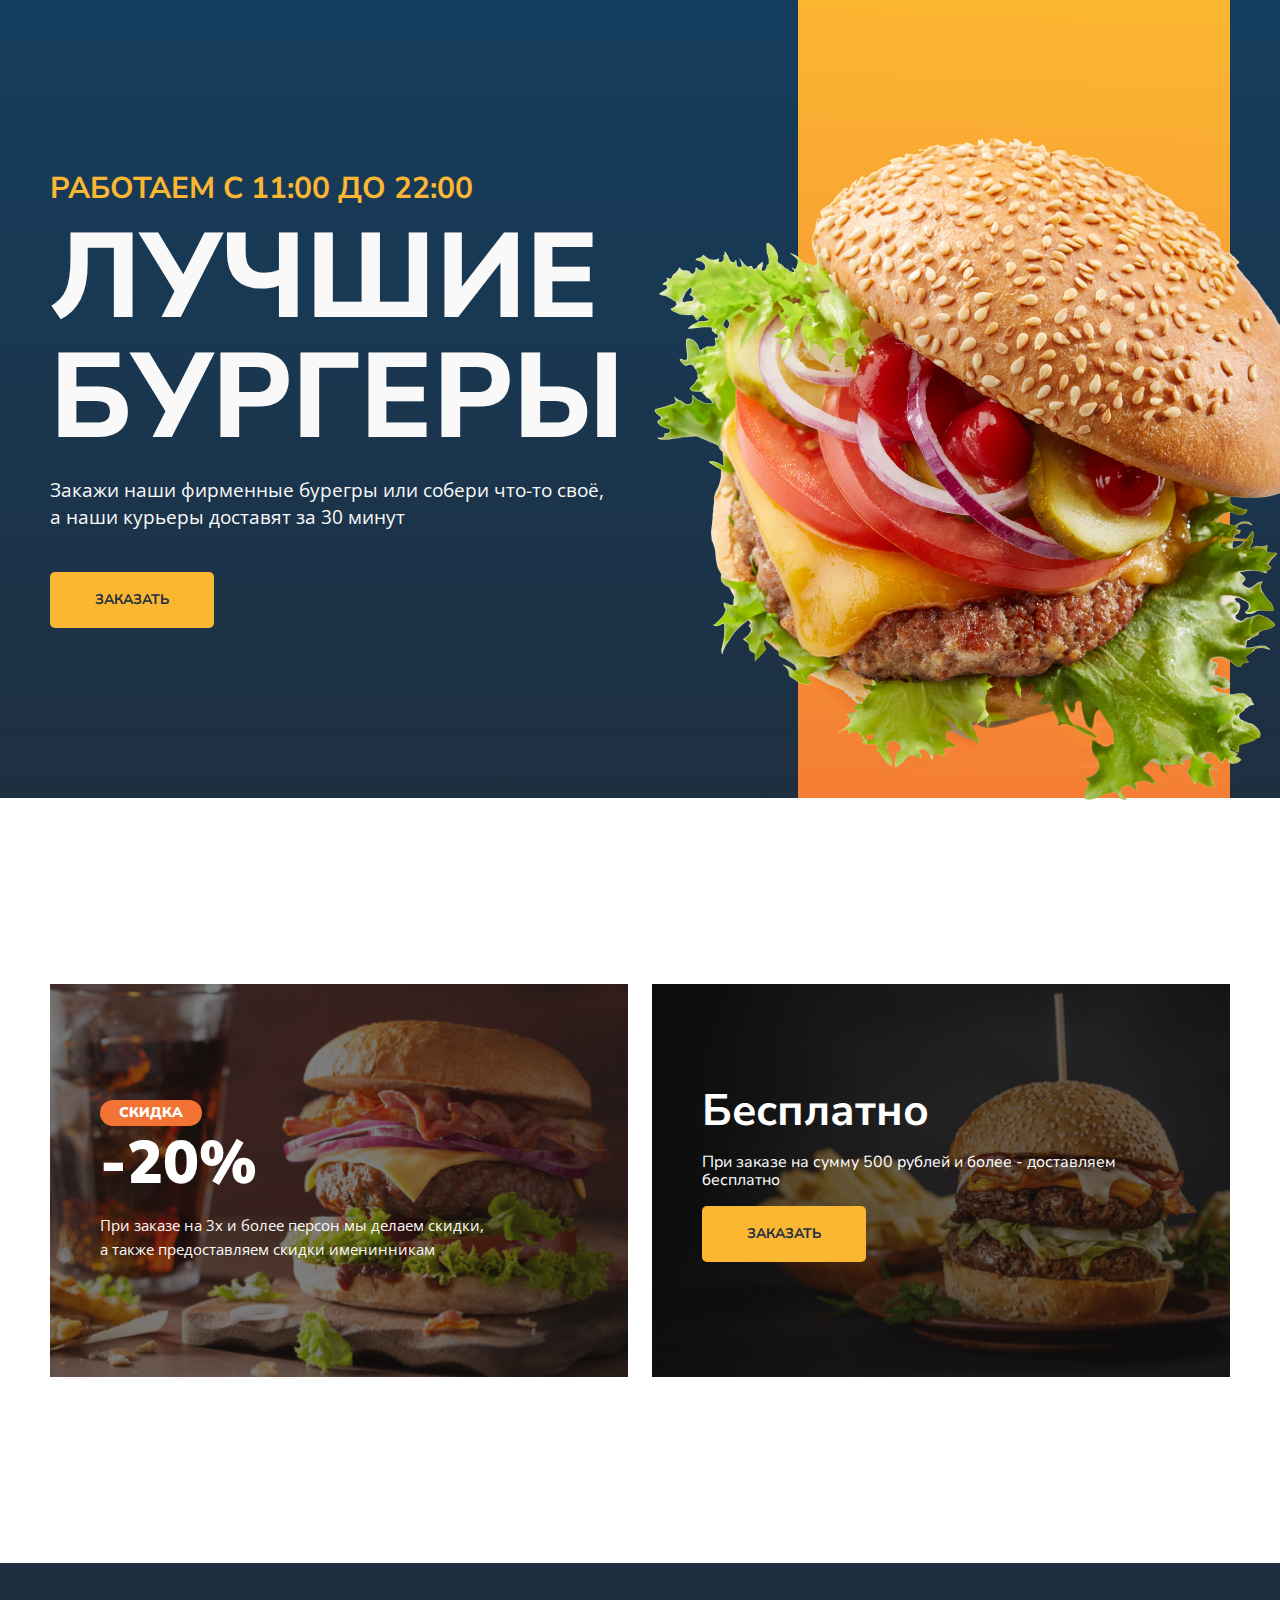
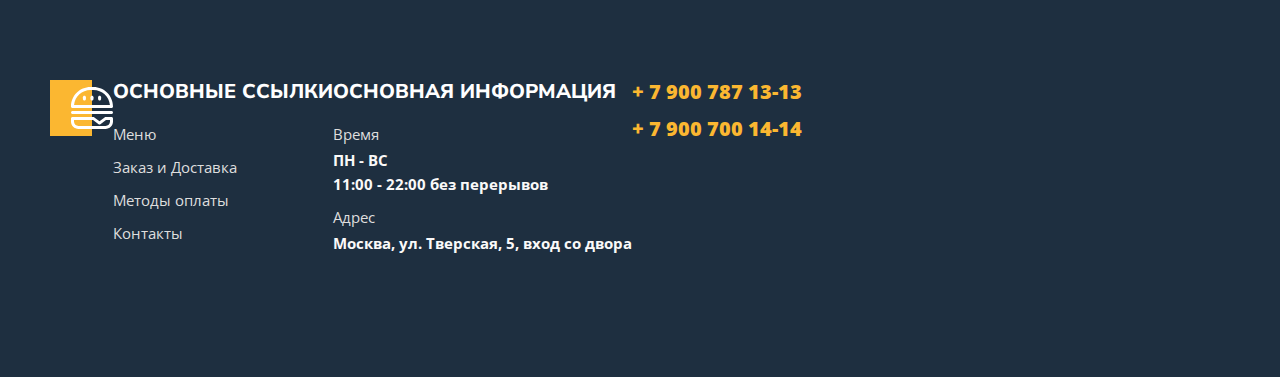
<file: index.html>
<!DOCTYPE html>
<html lang="ru">

<head>
	<meta charset="UTF-8">
	<meta http-equiv="X-UA-Compatible" content="IE=edge">
	<meta name="viewport" content="width=device-width, initial-scale=1.0">
	<title>Burgers</title>
	<link rel="preconnect" href="https://fonts.googleapis.com">
	<link rel="preconnect" href="https://fonts.gstatic.com" crossorigin>
	<link
		href="https://fonts.googleapis.com/css2?family=Nunito+Sans:wght@600;700;800&family=Open+Sans:wght@400;600;700&display=swap"
		rel="stylesheet">
	<link rel="stylesheet" href="/css/normalize.css">
	<link rel="stylesheet" href="./css/style.css">
</head>

<body>
	<div class="main">
		<div class="wrapper">
			<div class="content">
				<h1 class="content-title">
					<span>работаем с 11:00 до 22:00</span>
					лучшие бургеры
				</h1>
				<p class="content-text">Закажи наши фирменные бурегры или собери что-то своё, а&nbsp;наши курьеры доставят
					за&nbsp;30&nbsp;минут
				</p>
				<a class="content-link" href="/menu.html">заказать</a>
			</div>
			<div class="visual">
				<div class="visual-bg"></div>
				<img src="/images/burger.png" alt="Burger">
			</div>
		</div>
	</div>
	<div class="promo">
		<div class="wrapper">
			<div class="promo-left">
				<p class="sale">Скидка</p>
				<p class="cost">-20%</p>
				<p class="promo-description">При заказе на 3х и более персон мы делаем скидки, а также предоставляем скидки
					именинникам</p>
			</div>
			<div class="promo-right">
				<p class="free">Бесплатно</p>
				<p class="description">При заказе на сумму 500 рублей и более - доставляем бесплатно</p>
				<a href="/menu.html">заказать</a>
			</div>
		</div>
	</div>
	<div class="footer">
		<div class="wrapper">
			<div class="footer-box">
				<div class="footer-item">
					<img class="footer-logo" src="/images/Icon.svg" alt="Logo">
				</div>
				<div class="footer-item">
					<h2>основные ссылки</h2>
					<ul class="footer-list">
						<li><a href="/menu.html">Меню</a></li>
						<li><a href="#">Заказ и Доставка</a></li>
						<li><a href="#">Методы оплаты</a></li>
						<li><a href="#">Контакты</a></li>
					</ul>
				</div>
				<div class="footer-item">
					<h2>основная информация</h2>
					<ul class="footer-list">
						<li>
							<span>Время</span>
							ПН - ВС <br>
							11:00 - 22:00 без перерывов
						</li>
						<li>
							<span>Адрес</span>
							Москва, ул. Тверская, 5, вход со двора
						</li>
					</ul>
				</div>
				<div class="footer-tel">
					<ul class="footer-list footer-list-tel">
						<li>
							<a href="tel:79007871313">+ 7 900 787 13-13</a>
						</li>
						<li>
							<a href="79007001414">+ 7 900 700 14-14</a>
						</li>
					</ul>
				</div>
			</div>
		</div>
	</div>
</body>

</html>
</file>
<file: css/style.css>
body {
	font-family: 'Nunito Sans', sans-serif;
}

li {
	list-style: none;
}

.container {
	max-width: 1180px;
	margin: 0 auto;
	padding-left: 15px;
	padding-right: 15px;
}

header {
	border-bottom: 1px solid #FAF9F9;
}

.header {
	font-family: 'Open Sans', sans-serif;
	display: flex;
	align-items: center;
	justify-content: space-between;
	padding-top: 26px;
	padding-bottom: 25px;
}

.header-item {
	display: flex;
	align-items: center;
	justify-content: space-between;
	flex-basis: 68.5%;
}

.header-logo {
	display: block;
	background-image: url(/images/Logo.svg);
	width: 176px;
	height: 56px;
	background-repeat: no-repeat;
	background-size: cover;
}

.header-nav {
	display: flex;
	list-style: none;
	padding-left: 0;
	gap: 46px;
}

.header-nav a {
	font-weight: 600;
	font-size: 20px;
	color: #443737;
	text-decoration: none;
}

.header-nav a:hover {
	color: #ffc725;
}

.header-nav a::after {
	content: '';
	width: 100%;
	height: 3px;
	border-radius: 1.5px;
	background-color: transparent;
	display: block;
}

.header-nav a.active::after {
	background-color: #ffc725;
}

.button {
	display: flex;
	align-items: center;
	background-color: transparent;
	border: none;
	padding: 0;
	gap: 10px;
	cursor: pointer;
}

.buttom-item {
	position: relative;
}

.button-count {
	font-weight: 700;
	font-size: 13px;
	color: #fff;
	background-color: #F37335;
	border-radius: 100%;
	position: absolute;
	width: 17px;
	height: 17px;
	text-align: center;
	line-height: 1.3;
	bottom: 3px;
	right: -4px;
}

.button-text {
	color: #443737;
	font-weight: 700;
	font-size: 15px;
}

.bg {
	text-align: center;
	color: #fff;
	background-image: url(/images/israeli-food-shawarma-on-copy-space-PHFCT8R\ \(1\).jpg);
	background-size: cover;
	padding: 142px 0;
	background-position: center center;
	margin-bottom: 140px;
}



.breadcrumbs {
	padding-left: 0;
	margin-top: 0;
	display: flex;
	justify-content: center;
	gap: 7px;
}

.breadcrumbs a {
	color: #DEDEDE;
	font-size: 15px;
	font-family: 'Open Sans', sans-serif;
	text-decoration: none;
}

.breadcrumbs a:hover {
	color: #ffc725;
}

.breadcrumbs a::before {
	content: '/';
	position: relative;
	left: -3px;
	pointer-events: none;
}

.breadcrumbs a:hover::before {
	color: #DEDEDE;
}

.breadcrumbs li:first-child a::before {
	display: none;
}

.title {
	font-weight: 700;
	font-size: 79px;
	margin-bottom: 20px;
	margin-top: 17px;
}

.descr {
	font-family: 'Open Sans', sans-serif;
	font-size: 15px;
	line-height: 1.6;
	color: #FAF9F9;
	max-width: 320px;
	margin: 0 auto;
}


.banner-box {
	background-image: url(/images/homemade-tasty-beef-burger-4BM65XU\ \(1\).jpg);
	background-repeat: no-repeat;
	background-size: cover;
	background-position: 0 center;
	padding: 100px 100px 120px;
	margin-bottom: 80px;
}


.banner-title {
	font-size: 60px;
	font-weight: 900;
	color: #fff;
	margin-top: 0;
	margin-bottom: 12px;
}

.banner-title span {
	font-size: 14px;
	font-family: 'Open Sans', sans-serif;
	font-weight: 600;
	text-transform: uppercase;
	background-color: #F37335;
	border-radius: 14px;
	padding: 5px 0;
	display: block;
	max-width: 96px;
	text-align: center;
	margin-bottom: 9px;
}

.banner-text {
	color: #FAF9F9;
	font-size: 15px;
	line-height: 1.6;
	font-family: 'Open Sans', sans-serif;
	max-width: 312px;
	margin-top: 0;
	margin-bottom: 35px;
}

.banner-link {
	font-size: 14px;
	padding: 18px 25px;
	text-transform: uppercase;
	text-decoration: none;
	color: #1E2F40;
	background-color: #FBB731;
	border-radius: 5px;
	border: 1px solid #FBB731;
	transition: 0.3s;
}

.banner-link:hover {
	background-color: transparent;
	color: #FBB731;
}

.menu-header {
	display: flex;
	align-items: center;
	justify-content: space-between;
	margin-bottom: 40px;
}

.menu {
	padding-top: 20px;
}

.menu-title {
	font-weight: 700;
	font-size: 44px;
	line-height: 56px;
	text-transform: uppercase;
	color: #1B2A49;
	margin: 0;
}

.menu-select {
	border: 1px solid #DEDEDE;
	padding: 13px 30px;
	border-radius: 22px;
	color: #443737;
	font-size: 15px;
	appearance: none;
	flex-basis: 279px;
	background-image: url(/imagess/chevron-down.svg);
	background-repeat: no-repeat;
	background-size: 12.79px 7.75px;
	background-position: 89% center;
}



.menu-grid {
	display: grid;
	grid-template-columns: 1fr 1fr 1fr;
	gap: 50px 20px;
	text-align: center;
	margin-bottom: 100px;
}



.menu-grid-cover {
	width: 100%;
	height: 430px;
	position: relative;
	overflow: hidden;
	margin-bottom: 23px;
}

.menu-grid-cover img {
	position: absolute;
	left: 50%;
	top: 50%;
	transform: translate(-50%, -50%);
	object-fit: cover;
	width: 100%;
	height: 430px;
}

.menu-grid-title {
	font-weight: 600;
	font-size: 30px;
	color: #1B2A49;
	margin: 0;
}

.menu-grid-price {
	font-weight: 700;
	font-size: 20px;
	line-height: 28px;
	color: #979797;
	text-align: center;
	margin-top: 8px;
	margin-bottom: 22px;
}

.menu-grid-btn {
	background-color: #FBB731;
	border-radius: 5px;
	padding: 10px 32px;
	border: none;
	display: flex;
	align-items: center;
	justify-content: center;
	margin: 0 auto;
	gap: 9px;
}

.menu-grid-btn:hover {
	background-color: #F37335;
	cursor: pointer;
}

.menu-grid-icon {
	background-image: url(/imagess/cart.svg);
	background-size: cover;
	background-repeat: no-repeat;
	display: block;
	width: 18px;
	height: 18px;

}

.menu-grid-text {
	font-weight: 700;
	font-size: 14px;
	color: #1E2F40;
	text-transform: uppercase;
}

.footer {
	background: #1E2F40;
	color: #fff;
	padding-top: 117px;
	padding-bottom: 106px;
	margin-top: 140px;
}

.footer-box {
	display: flex;
	justify-content: space-between;
}

.footer-logo {
	width: 63px;
	height: 56px;
}

.footer-item {
	flex: 0 0 auto;
}

.footer-item h2 {
	font-size: 20px;
	font-weight: 800;
	text-transform: uppercase;
	margin-bottom: 19px;
	margin-top: 0;
}


.footer-list li {
	margin-bottom: 9px;
	font-family: 'Open Sans', sans-serif;
	font-size: 15px;
	color: #FAF9F9;
	font-weight: 700;
	line-height: 24px;
}

.footer-list a {
	color: #DEDEDE;
	text-decoration: none;
	font-weight: 400;
}

.footer-list a:hover {
	color: #FBB731;
}

.footer-item span {
	color: #DEDEDE;
	display: block;
	font-weight: 400;
	margin-bottom: 2px;
}

.footer-list {
	margin-top: 0;
}

.footer-list-tel li {
	margin-bottom: 12px;
}

.footer-list-tel a {
	font-size: 20px;
	color: #FBB731;
	font-weight: 900;
}

.footer-list-tel a:hover {
	color: #fff;
}

.footer-list {
	padding-left: 0;
	list-style: none;
}

.button-up {
	background-color: #FBB731;
	font-weight: 700;
	font-size: 14px;
	color: #1E2F40;
	text-transform: uppercase;
	text-decoration: none;
	padding: 5px 20px;
	position: fixed;
	bottom: 20px;
	right: 20px;
	border-radius: 5px;
	transition: 1s;
}

.button-up:hover {
	background-color: #F37335;
}

.button-up.hidden {
	opacity: 0;
}

.button-up.visible {
	opacity: 1;
}

/* style index */
.main {
	background: linear-gradient(180deg, #0C4C7B -100%, #1E2F40 100%);
}

.wrapper {
	max-width: 1180px;
	margin: 0 auto;
	display: flex;
	justify-content: space-between;
}

.content {
	color: #FAF9F9;
	flex: 0 0 580px;
	padding-top: 170px;
	padding-bottom: 170px;
}

.content-title {
	font-size: 120px;
	font-weight: 800;
	text-transform: uppercase;
	line-height: 120px;
	margin-bottom: 40px;
	margin-top: 0;
	margin-bottom: 0;
}

.content-title span {
	color: #FBB731;
	font-size: 30px;
	font-weight: 700;
	line-height: 38px;
	display: block;
	margin-bottom: 10px;
}

.content-text {
	font-family: 'Open Sans', sans-serif;
	font-size: 19px;
	line-height: 1.4;
	margin-bottom: 42px;
}

.content-link,
.promo a {
	color: #1E2F40;
	background-color: #FBB731;
	border-radius: 5px;
	text-decoration: none;
	padding: 20px 45px;
	display: inline-block;
	text-transform: uppercase;
	font-size: 14px;
	font-weight: 700;
}

.visual {
	flex-grow: 1;
	display: flex;
	justify-content: flex-end;
	position: relative;
}

.visual-bg {
	width: 432px;
	height: 100%;
	background: linear-gradient(2.42deg, #F37335 -19.6%, #FBB731 100.79%, #FDC830 100.79%);
}

.main img {
	width: 829px;
	position: absolute;
	right: -168px;
}

.promo {
	padding-top: 186px;
	padding-bottom: 46px;
}

.promo-left,
.promo-right {
	flex: 0 0 49%;
	color: #fff;
	box-sizing: border-box;
	background-repeat: no-repeat;
	background-size: cover;
	background-position: center;
}

.promo-left {
	background-image: url(/images/promo-left.png);
	padding: 116px 50px;
}

.promo-right {
	background-image: url(/images/promo-right.png);
	padding: 102px 50px;
}

.sale {
	font-size: 14px;
	font-weight: 900;
	background: #F37335;
	padding: 5px 19px;
	border-radius: 14px;
	display: inline-block;
	text-transform: uppercase;
	margin-bottom: 3px;
	margin-top: 0;
}

.cost {
	font-size: 60px;
	font-weight: 900;
	margin-bottom: 8px;
	margin-top: 0;
}

.promo-description {
	font-family: 'Open Sans', sans-serif;
	color: #FAF9F9;
	font-size: 15px;
	line-height: 24px;
	margin-bottom: 0;
}

.promo-left .promo-description {
	max-width: 392px;
}

.promo-right .promo-description {
	max-width: 300px;
	margin-bottom: 20px;
}

.free {
	font-size: 44px;
	font-weight: 700;
	margin-bottom: 10px;
	margin-top: 0;
}

/* Адаптив */

@media(min-width:1001px){
	.footer-list + .footer-list-tel{
		display: none;
	}
}

@media(max-width: 1000px) {
	.container {
		max-width: 738px;
	}

	.header-logo {
		width: 150px;
		height: 48px;
		background-size: contain;
	}

	.header-nav {
		gap: 22px;
	}

	.header-item {
		flex-basis: 75.5%;
	}

	.bg {
		margin-bottom: 72px;
	}

	.banner-box {
		background-position: -80px center;
		padding: 100px 40px 120px;
	}

	.menu-grid{
		grid-template-columns:1fr 1fr;
		gap: 50px 15px;
	} 
	.footer-tel{
		display: none;
	}

	.footer-list + .footer-list-tel{
		display: block;
	} 

}
</file>
